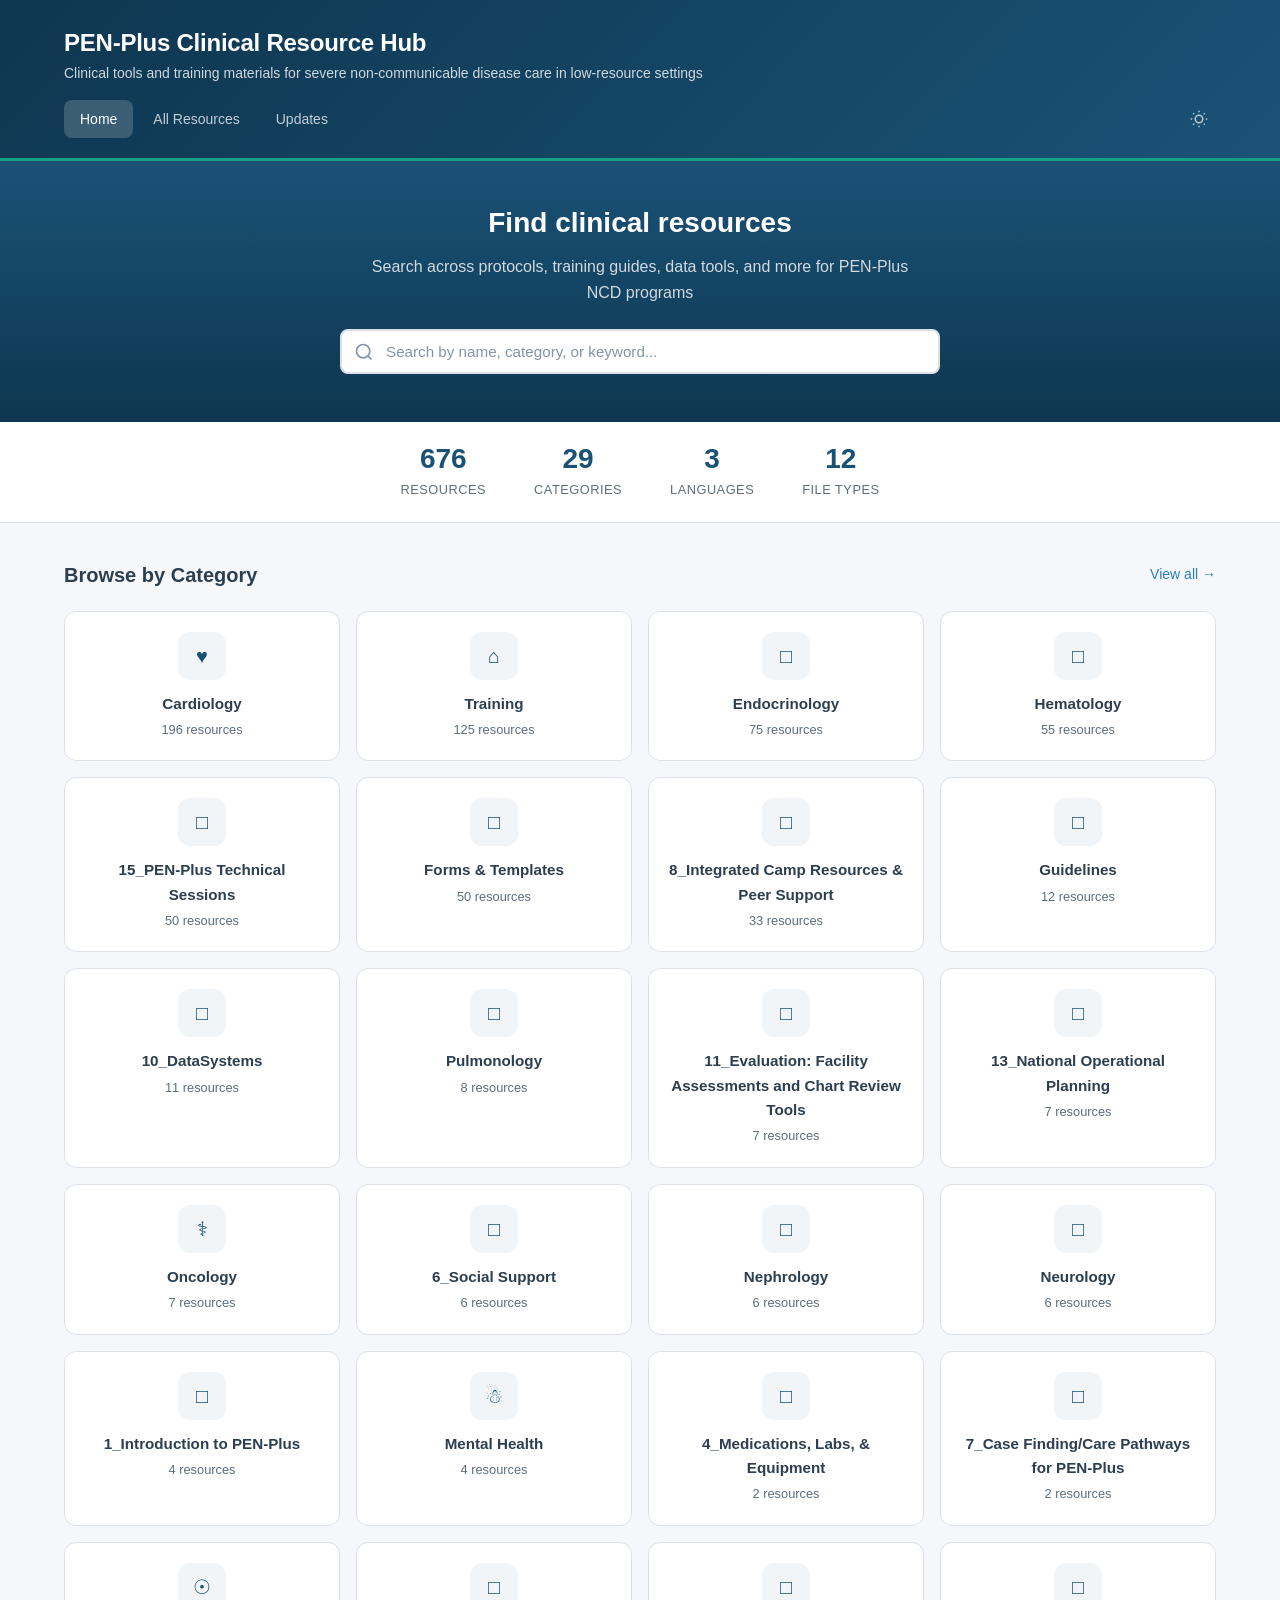
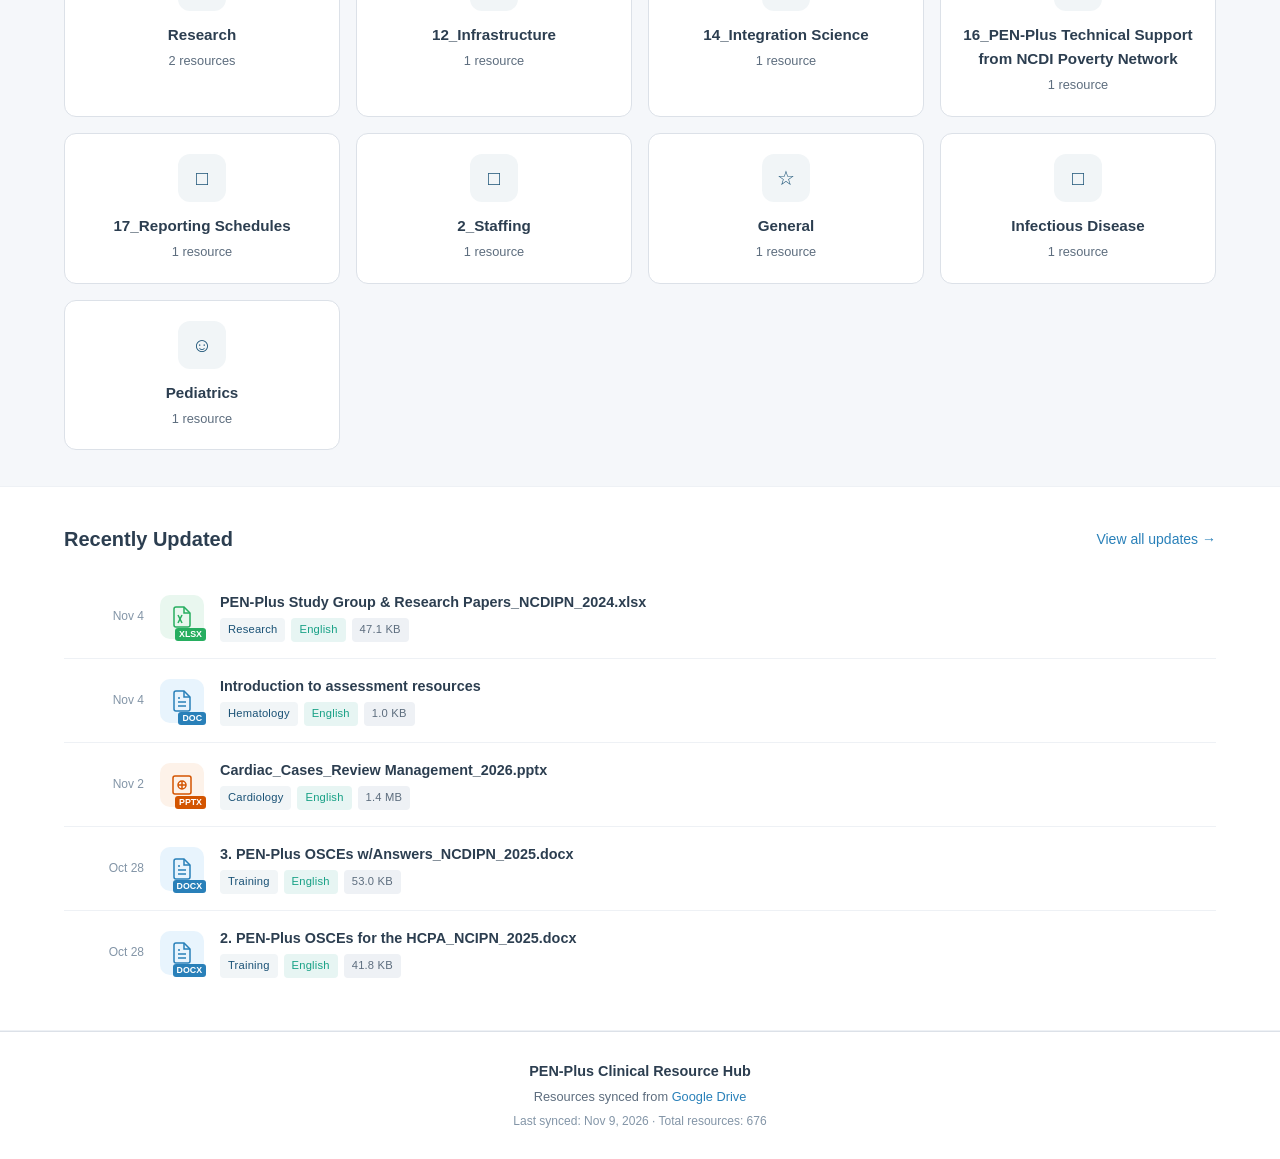
<file: index.html>
<!DOCTYPE html>
<html lang="en">
<head>
    <meta charset="UTF-8">
    <meta name="viewport" content="width=device-width, initial-scale=1.0">
    <title>PEN-Plus Clinical Resource Hub</title>
    <link rel="stylesheet" href="css/styles.css">
</head>
<body>
    <header class="site-header">
        <div class="container">
            <div class="header-content">
                <h1 class="site-title">PEN-Plus Clinical Resource Hub</h1>
                <p class="site-subtitle">Clinical tools and training materials for severe non-communicable disease care in low-resource settings</p>
            </div>
            <nav class="site-nav">
                <a href="index.html" class="nav-link active">Home</a>
                <a href="resources.html" class="nav-link">All Resources</a>
                <a href="updates.html" class="nav-link">Updates</a>
                <button id="darkModeToggle" class="dark-mode-toggle" aria-label="Toggle dark mode" aria-pressed="false" title="Toggle dark mode">
                    <svg class="icon-sun" viewBox="0 0 24 24" fill="none" stroke="currentColor" stroke-width="2" width="18" height="18"><circle cx="12" cy="12" r="5"/><path d="M12 1v2M12 21v2M4.22 4.22l1.42 1.42M18.36 18.36l1.42 1.42M1 12h2M21 12h2M4.22 19.78l1.42-1.42M18.36 5.64l1.42-1.42"/></svg>
                    <svg class="icon-moon" viewBox="0 0 24 24" fill="none" stroke="currentColor" stroke-width="2" width="18" height="18"><path d="M21 12.79A9 9 0 1 1 11.21 3 7 7 0 0 0 21 12.79z"/></svg>
                </button>
            </nav>
        </div>
    </header>

    <main>
        <!-- Hero search -->
        <section class="hero-search">
            <div class="container">
                <h2 class="hero-heading">Find clinical resources</h2>
                <p class="hero-text">Search across protocols, training guides, data tools, and more for PEN-Plus NCD programs</p>
                <div class="search-bar search-bar-hero">
                    <svg class="search-icon-svg" viewBox="0 0 24 24" fill="none" stroke="currentColor" stroke-width="2"><circle cx="11" cy="11" r="8"/><path d="m21 21-4.35-4.35"/></svg>
                    <input
                        type="text"
                        id="heroSearch"
                        class="search-input"
                        placeholder="Search by name, category, or keyword..."
                        autocomplete="off"
                    >
                    <button id="heroSearchClear" class="search-clear" hidden aria-label="Clear search">&times;</button>
                </div>
                <div id="heroSearchResults" class="hero-search-results" hidden>
                    <div id="heroResultsList" class="hero-results-list"></div>
                    <a href="resources.html" class="hero-results-link">View all resources &rarr;</a>
                </div>
            </div>
        </section>

        <!-- Quick stats -->
        <section class="stats-bar">
            <div class="container">
                <div class="stats-row">
                    <div class="stat-item">
                        <span class="stat-number" id="statTotal">—</span>
                        <span class="stat-label">Resources</span>
                    </div>
                    <div class="stat-item">
                        <span class="stat-number" id="statCategories">—</span>
                        <span class="stat-label">Categories</span>
                    </div>
                    <div class="stat-item">
                        <span class="stat-number" id="statLanguages">—</span>
                        <span class="stat-label">Languages</span>
                    </div>
                    <div class="stat-item">
                        <span class="stat-number" id="statTypes">—</span>
                        <span class="stat-label">File Types</span>
                    </div>
                </div>
            </div>
        </section>

        <!-- Category cards -->
        <section class="section">
            <div class="container">
                <div class="section-header">
                    <h2 class="section-title">Browse by Category</h2>
                    <a href="resources.html" class="section-link">View all &rarr;</a>
                </div>
                <div id="categoryCards" class="category-grid">
                    <!-- Populated by JS -->
                </div>
                <div id="homepageLoading" class="loading-state">
                    <div class="spinner"></div>
                    <p>Loading resources...</p>
                </div>
                <div id="homepageEmpty" class="empty-state" hidden>
                    <h3>No resources synced yet</h3>
                    <p>The resource catalog is empty. Run the <strong>Sync Drive Resources</strong> workflow from the Actions tab to populate it.</p>
                </div>
            </div>
        </section>

        <!-- Recent updates -->
        <section class="section section-alt">
            <div class="container">
                <div class="section-header">
                    <h2 class="section-title">Recently Updated</h2>
                    <a href="updates.html" class="section-link">View all updates &rarr;</a>
                </div>
                <div id="recentUpdates" class="recent-updates-list">
                    <!-- Populated by JS -->
                </div>
            </div>
        </section>
    </main>

    <footer class="site-footer">
        <div class="container">
            <div class="footer-content">
                <p class="footer-brand">PEN-Plus Clinical Resource Hub</p>
                <p class="footer-description">Resources synced from <a href="https://drive.google.com/drive/folders/1AJ596cpxzQDUo685nR7Q1pM2d6dcGGgQ" target="_blank" rel="noopener">Google Drive</a></p>
                <p class="footer-meta">Last synced: <span id="lastSynced">—</span> &middot; Total resources: <span id="totalResources">—</span></p>
            </div>
        </div>
    </footer>

    <script src="js/app.js"></script>
</body>
</html>
</file>
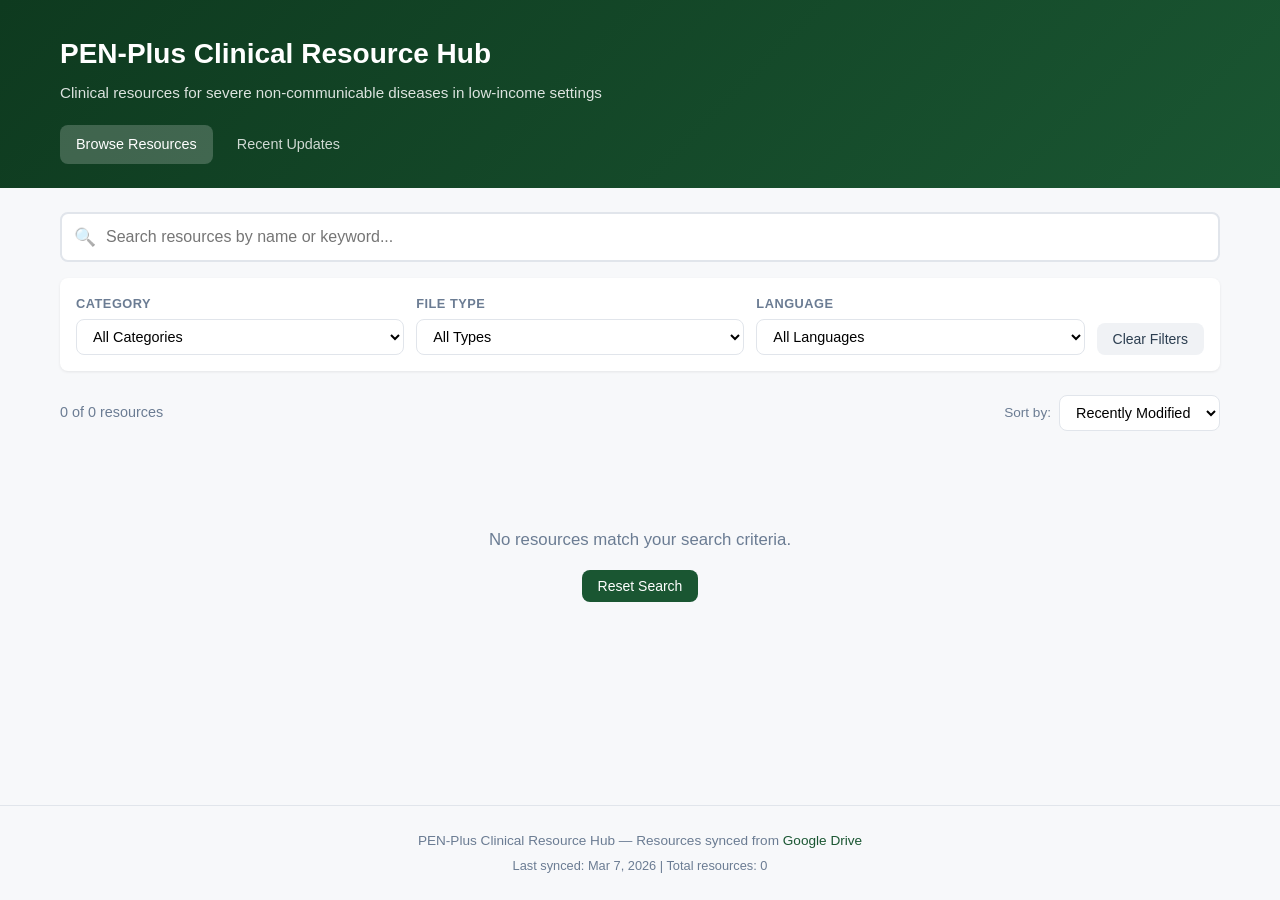
<file: clinical-resources/index.html>
<!DOCTYPE html>
<html lang="en">
<head>
    <meta charset="UTF-8">
    <meta name="viewport" content="width=device-width, initial-scale=1.0">
    <title>PEN-Plus Clinical Resource Hub</title>
    <link rel="stylesheet" href="css/styles.css">
</head>
<body>
    <header class="site-header">
        <div class="container">
            <h1 class="site-title">PEN-Plus Clinical Resource Hub</h1>
            <p class="site-subtitle">Clinical resources for severe non-communicable diseases in low-income settings</p>
            <nav class="site-nav">
                <a href="index.html" class="nav-link active">Browse Resources</a>
                <a href="updates.html" class="nav-link">Recent Updates</a>
            </nav>
        </div>
    </header>

    <main class="container">
        <section class="search-section">
            <div class="search-bar">
                <input
                    type="text"
                    id="searchInput"
                    class="search-input"
                    placeholder="Search resources by name or keyword..."
                    autocomplete="off"
                >
                <span class="search-icon">&#128269;</span>
            </div>
        </section>

        <section class="filters-section">
            <div class="filter-group">
                <label for="categoryFilter">Category</label>
                <select id="categoryFilter" class="filter-select">
                    <option value="">All Categories</option>
                </select>
            </div>
            <div class="filter-group">
                <label for="typeFilter">File Type</label>
                <select id="typeFilter" class="filter-select">
                    <option value="">All Types</option>
                </select>
            </div>
            <div class="filter-group">
                <label for="languageFilter">Language</label>
                <select id="languageFilter" class="filter-select">
                    <option value="">All Languages</option>
                </select>
            </div>
            <button id="clearFilters" class="btn btn-secondary">Clear Filters</button>
        </section>

        <section class="results-section">
            <div class="results-header">
                <span id="resultsCount" class="results-count">Loading...</span>
                <div class="sort-controls">
                    <label for="sortSelect">Sort by:</label>
                    <select id="sortSelect" class="filter-select sort-select">
                        <option value="name-asc">Name (A-Z)</option>
                        <option value="name-desc">Name (Z-A)</option>
                        <option value="modified-desc" selected>Recently Modified</option>
                        <option value="modified-asc">Oldest First</option>
                    </select>
                </div>
            </div>
            <div id="resourcesList" class="resources-grid">
                <!-- Resources rendered here by JS -->
            </div>
            <div id="noResults" class="no-results" hidden>
                <p>No resources match your search criteria.</p>
                <button id="resetSearch" class="btn btn-primary">Reset Search</button>
            </div>
            <div id="loadingState" class="loading-state">
                <div class="spinner"></div>
                <p>Loading resources...</p>
            </div>
        </section>
    </main>

    <footer class="site-footer">
        <div class="container">
            <p>PEN-Plus Clinical Resource Hub &mdash; Resources synced from
                <a href="https://drive.google.com/drive/folders/1AJ596cpxzQDUo685nR7Q1pM2d6dcGGgQ" target="_blank" rel="noopener">Google Drive</a>
            </p>
            <p class="footer-meta">Last synced: <span id="lastSynced">—</span> | Total resources: <span id="totalResources">—</span></p>
        </div>
    </footer>

    <script src="js/app.js"></script>
</body>
</html>
</file>
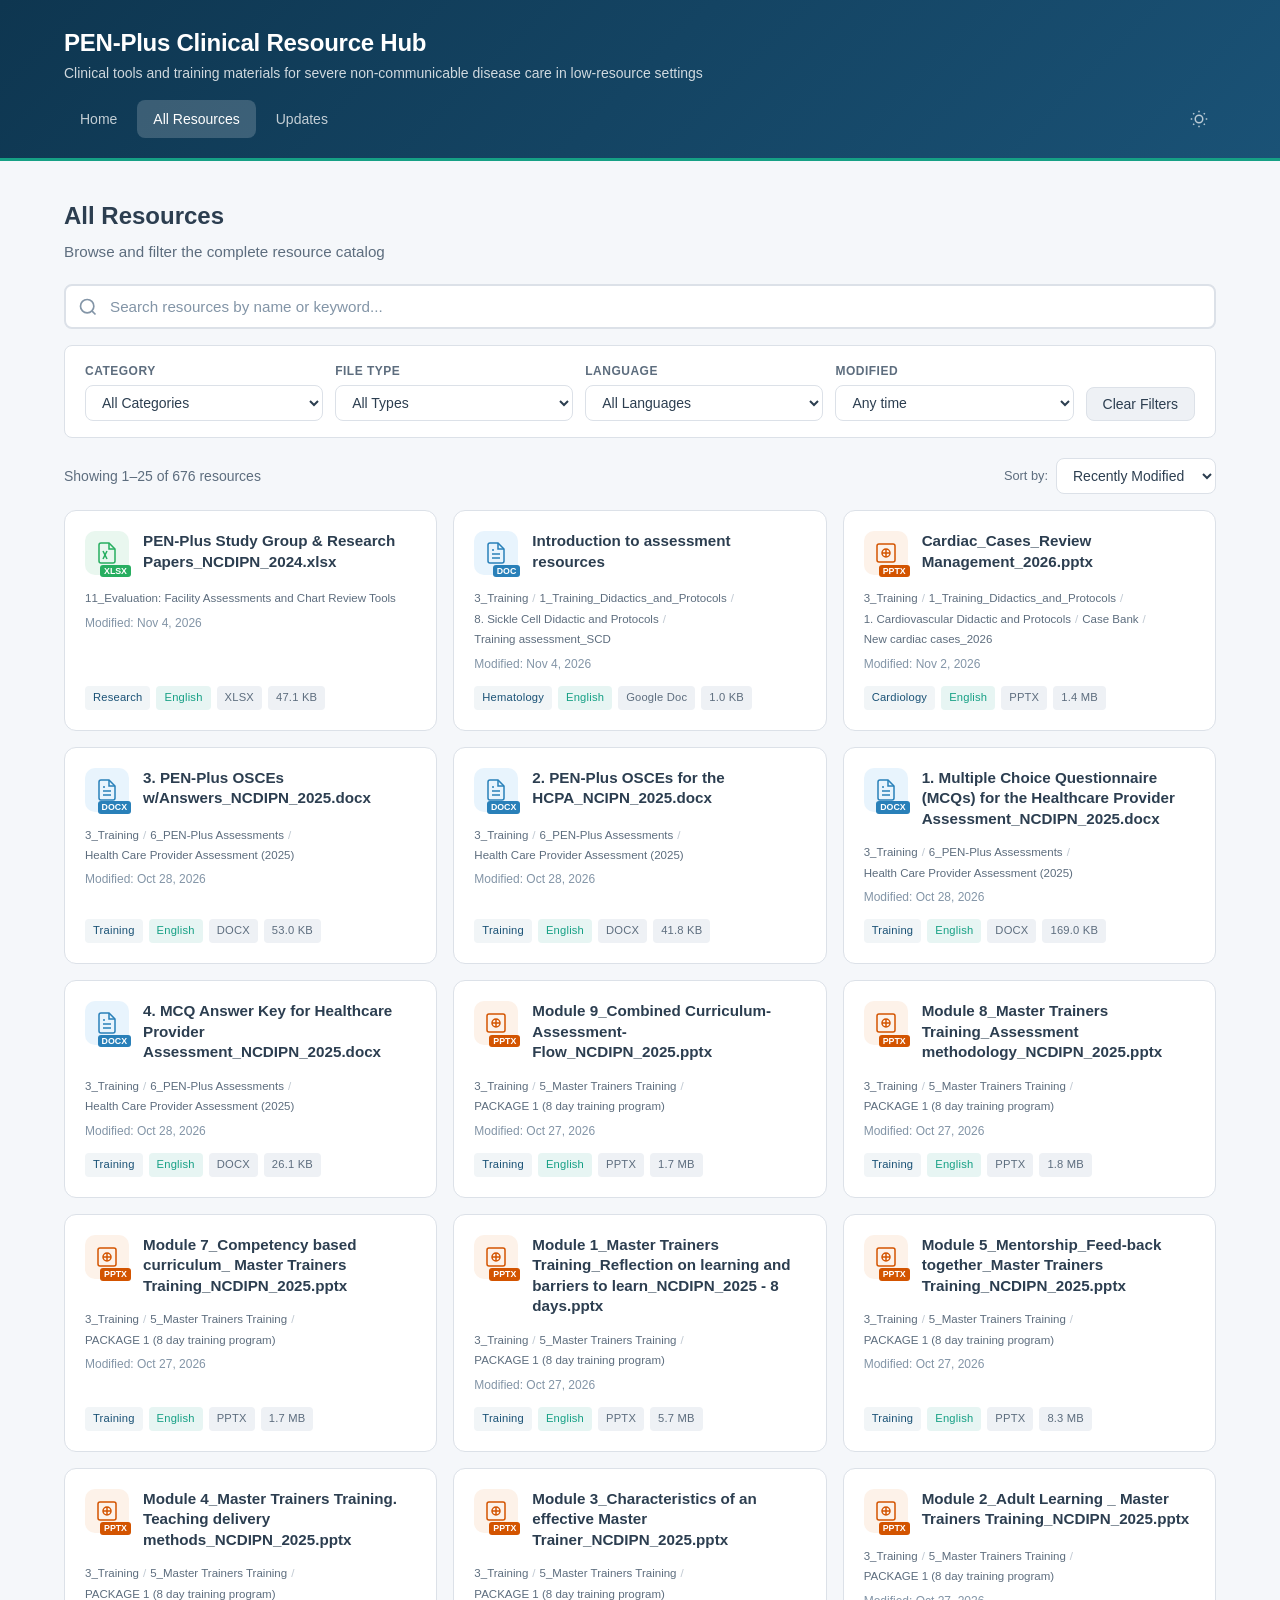
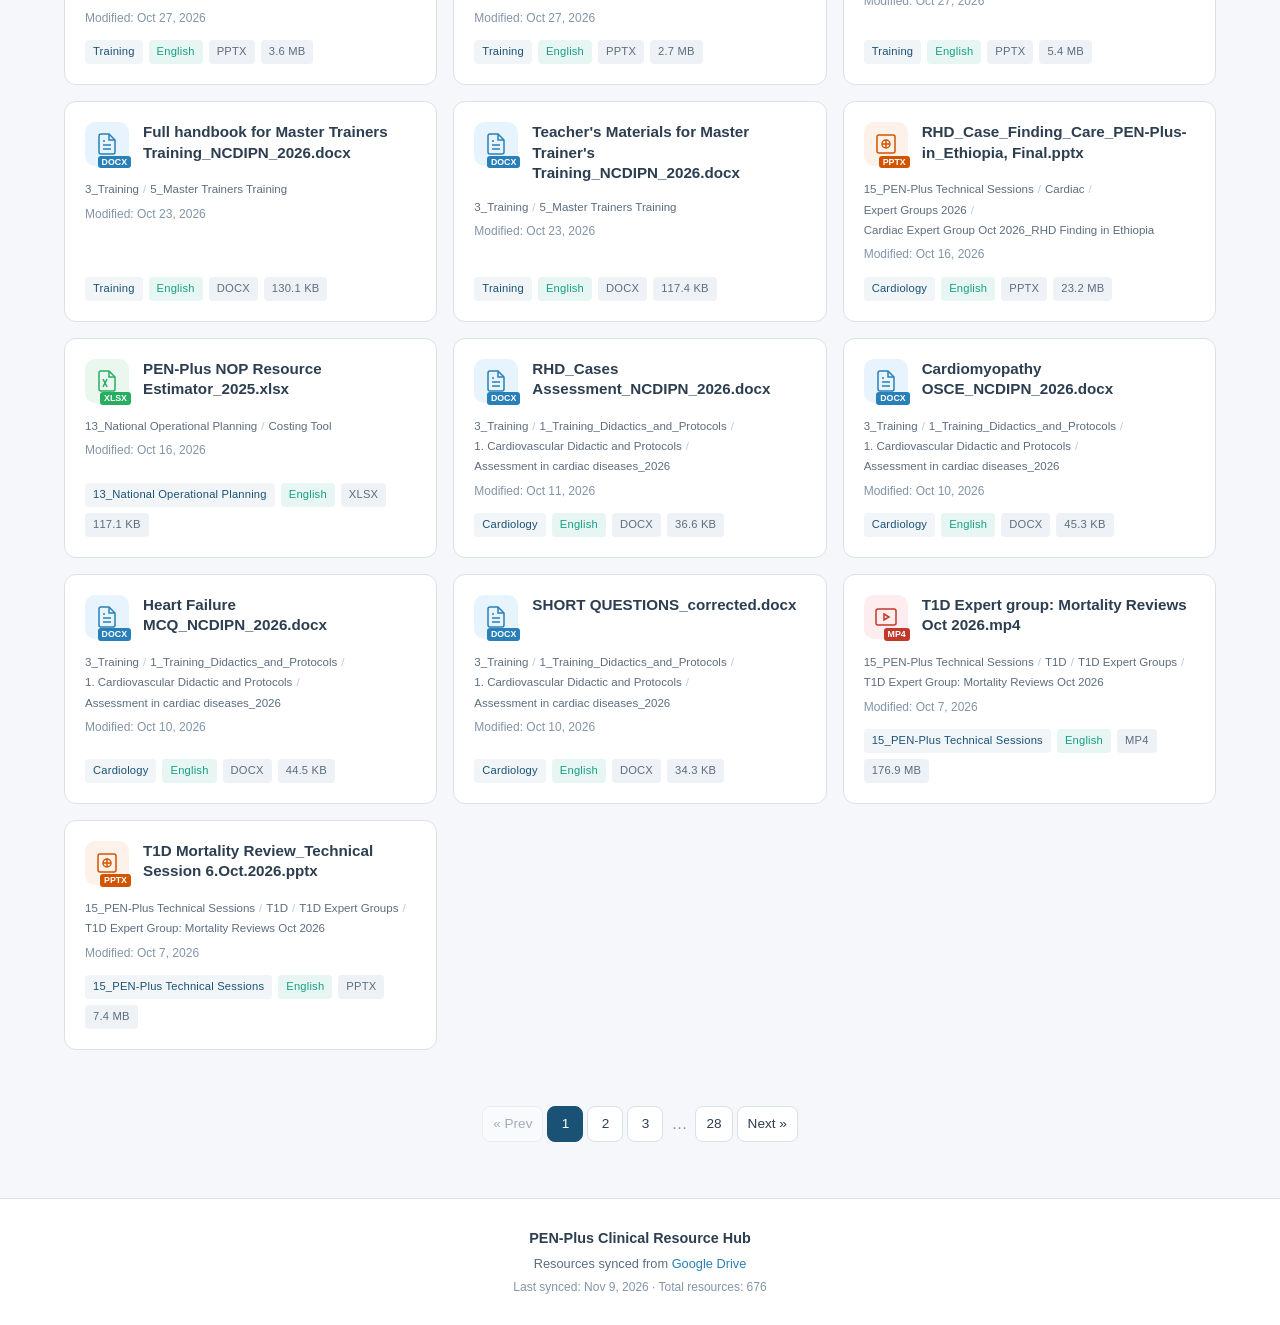
<file: resources.html>
<!DOCTYPE html>
<html lang="en">
<head>
    <meta charset="UTF-8">
    <meta name="viewport" content="width=device-width, initial-scale=1.0">
    <title>All Resources - PEN-Plus Clinical Resource Hub</title>
    <link rel="stylesheet" href="css/styles.css">
</head>
<body>
    <header class="site-header">
        <div class="container">
            <div class="header-content">
                <h1 class="site-title">PEN-Plus Clinical Resource Hub</h1>
                <p class="site-subtitle">Clinical tools and training materials for severe non-communicable disease care in low-resource settings</p>
            </div>
            <nav class="site-nav">
                <a href="index.html" class="nav-link">Home</a>
                <a href="resources.html" class="nav-link active">All Resources</a>
                <a href="updates.html" class="nav-link">Updates</a>
                <button id="darkModeToggle" class="dark-mode-toggle" aria-label="Toggle dark mode" aria-pressed="false" title="Toggle dark mode">
                    <svg class="icon-sun" viewBox="0 0 24 24" fill="none" stroke="currentColor" stroke-width="2" width="18" height="18"><circle cx="12" cy="12" r="5"/><path d="M12 1v2M12 21v2M4.22 4.22l1.42 1.42M18.36 18.36l1.42 1.42M1 12h2M21 12h2M4.22 19.78l1.42-1.42M18.36 5.64l1.42-1.42"/></svg>
                    <svg class="icon-moon" viewBox="0 0 24 24" fill="none" stroke="currentColor" stroke-width="2" width="18" height="18"><path d="M21 12.79A9 9 0 1 1 11.21 3 7 7 0 0 0 21 12.79z"/></svg>
                </button>
            </nav>
        </div>
    </header>

    <main class="container main-content">
        <section class="page-heading">
            <h2>All Resources</h2>
            <p>Browse and filter the complete resource catalog</p>
        </section>

        <section class="search-section">
            <div class="search-bar">
                <svg class="search-icon-svg" viewBox="0 0 24 24" fill="none" stroke="currentColor" stroke-width="2"><circle cx="11" cy="11" r="8"/><path d="m21 21-4.35-4.35"/></svg>
                <input
                    type="text"
                    id="searchInput"
                    class="search-input"
                    placeholder="Search resources by name or keyword..."
                    autocomplete="off"
                >
                <button id="searchClear" class="search-clear" hidden aria-label="Clear search">&times;</button>
            </div>
        </section>

        <section class="filters-section">
            <div class="filters-row">
                <div class="filter-group">
                    <label for="categoryFilter">Category</label>
                    <select id="categoryFilter" class="filter-select">
                        <option value="">All Categories</option>
                    </select>
                </div>
                <div class="filter-group">
                    <label for="typeFilter">File Type</label>
                    <select id="typeFilter" class="filter-select">
                        <option value="">All Types</option>
                    </select>
                </div>
                <div class="filter-group">
                    <label for="languageFilter">Language</label>
                    <select id="languageFilter" class="filter-select">
                        <option value="">All Languages</option>
                    </select>
                </div>
                <div class="filter-group">
                    <label for="dateRangeFilter">Modified</label>
                    <select id="dateRangeFilter" class="filter-select">
                        <option value="">Any time</option>
                        <option value="7">Last 7 days</option>
                        <option value="30">Last 30 days</option>
                        <option value="90">Last 90 days</option>
                    </select>
                </div>
                <div class="filter-actions">
                    <button id="clearFilters" class="btn btn-secondary">Clear Filters</button>
                </div>
            </div>
        </section>

        <section class="results-section">
            <div class="results-header">
                <span id="resultsCount" class="results-count">Loading...</span>
                <div class="sort-controls">
                    <label for="sortSelect">Sort by:</label>
                    <select id="sortSelect" class="filter-select sort-select">
                        <option value="name-asc">Name (A-Z)</option>
                        <option value="name-desc">Name (Z-A)</option>
                        <option value="modified-desc" selected>Recently Modified</option>
                        <option value="modified-asc">Oldest First</option>
                    </select>
                </div>
            </div>
            <div id="resourcesList" class="resources-grid">
                <!-- Resources rendered here by JS -->
            </div>
            <div id="pagination"></div>
            <div id="noResults" class="no-results" hidden>
                <div class="no-results-icon">
                    <svg viewBox="0 0 24 24" fill="none" stroke="currentColor" stroke-width="1.5" width="48" height="48"><circle cx="11" cy="11" r="8"/><path d="m21 21-4.35-4.35"/><path d="M8 11h6"/></svg>
                </div>
                <p>No resources match your search criteria.</p>
                <button id="resetSearch" class="btn btn-primary">Reset Search &amp; Filters</button>
            </div>
            <div id="emptyState" class="empty-state" hidden>
                <h3>No resources synced yet</h3>
                <p>The resource catalog is empty. Run the <strong>Sync Drive Resources</strong> workflow from the Actions tab to populate it.</p>
            </div>
            <div id="loadingState" class="loading-state">
                <div class="spinner"></div>
                <p>Loading resources...</p>
            </div>
        </section>
    </main>

    <footer class="site-footer">
        <div class="container">
            <div class="footer-content">
                <p class="footer-brand">PEN-Plus Clinical Resource Hub</p>
                <p class="footer-description">Resources synced from <a href="https://drive.google.com/drive/folders/1AJ596cpxzQDUo685nR7Q1pM2d6dcGGgQ" target="_blank" rel="noopener">Google Drive</a></p>
                <p class="footer-meta">Last synced: <span id="lastSynced">—</span> &middot; Total resources: <span id="totalResources">—</span></p>
            </div>
        </div>
    </footer>

    <script src="js/app.js"></script>
</body>
</html>
</file>
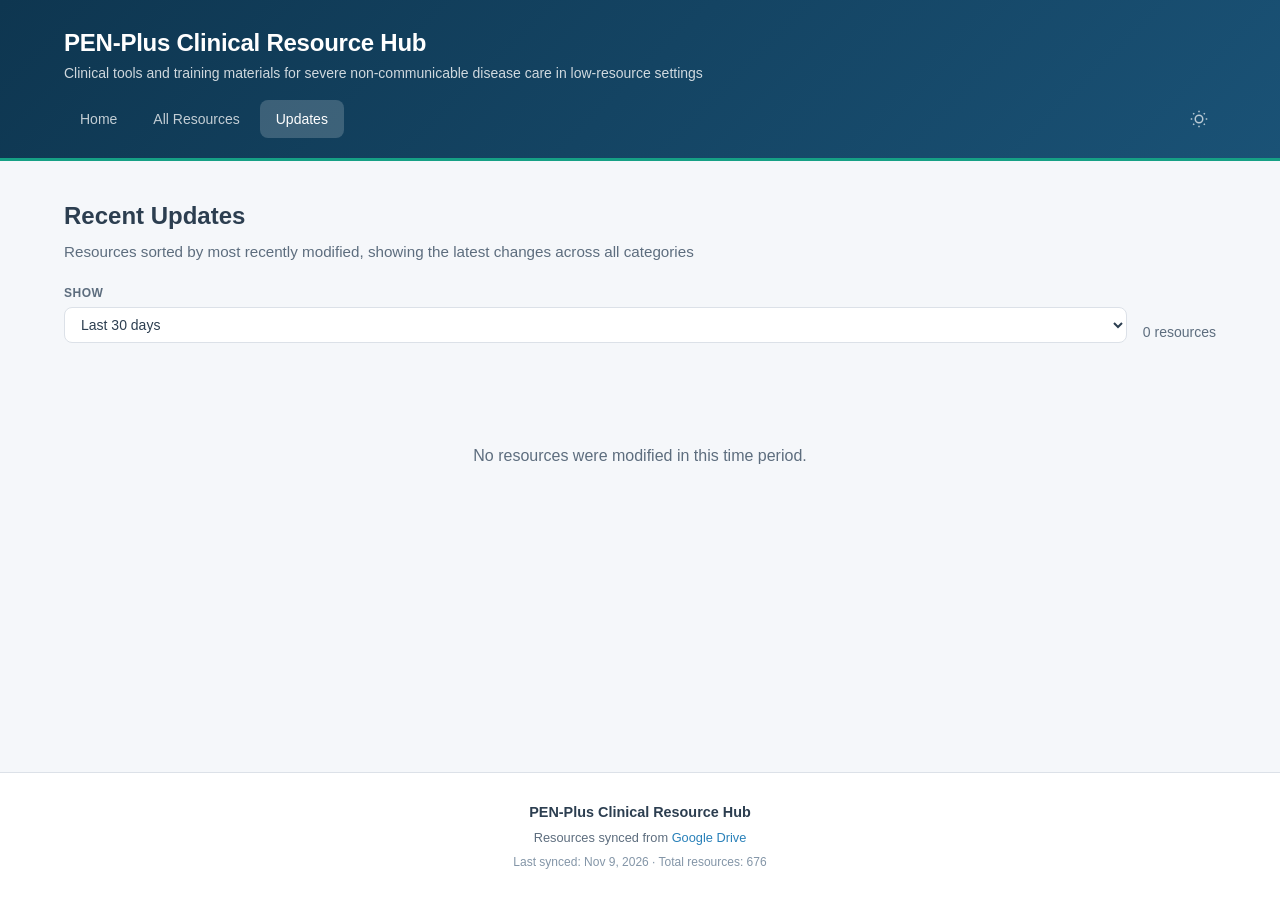
<file: updates.html>
<!DOCTYPE html>
<html lang="en">
<head>
    <meta charset="UTF-8">
    <meta name="viewport" content="width=device-width, initial-scale=1.0">
    <title>Recent Updates - PEN-Plus Clinical Resource Hub</title>
    <link rel="stylesheet" href="css/styles.css">
</head>
<body>
    <header class="site-header">
        <div class="container">
            <div class="header-content">
                <h1 class="site-title">PEN-Plus Clinical Resource Hub</h1>
                <p class="site-subtitle">Clinical tools and training materials for severe non-communicable disease care in low-resource settings</p>
            </div>
            <nav class="site-nav">
                <a href="index.html" class="nav-link">Home</a>
                <a href="resources.html" class="nav-link">All Resources</a>
                <a href="updates.html" class="nav-link active">Updates</a>
                <button id="darkModeToggle" class="dark-mode-toggle" aria-label="Toggle dark mode" aria-pressed="false" title="Toggle dark mode">
                    <svg class="icon-sun" viewBox="0 0 24 24" fill="none" stroke="currentColor" stroke-width="2" width="18" height="18"><circle cx="12" cy="12" r="5"/><path d="M12 1v2M12 21v2M4.22 4.22l1.42 1.42M18.36 18.36l1.42 1.42M1 12h2M21 12h2M4.22 19.78l1.42-1.42M18.36 5.64l1.42-1.42"/></svg>
                    <svg class="icon-moon" viewBox="0 0 24 24" fill="none" stroke="currentColor" stroke-width="2" width="18" height="18"><path d="M21 12.79A9 9 0 1 1 11.21 3 7 7 0 0 0 21 12.79z"/></svg>
                </button>
            </nav>
        </div>
    </header>

    <main class="container main-content">
        <section class="page-heading">
            <h2>Recent Updates</h2>
            <p>Resources sorted by most recently modified, showing the latest changes across all categories</p>
        </section>

        <section class="updates-filter-bar">
            <div class="filter-group">
                <label for="updatesTimeFilter">Show</label>
                <select id="updatesTimeFilter" class="filter-select">
                    <option value="7">Last 7 days</option>
                    <option value="30" selected>Last 30 days</option>
                    <option value="90">Last 90 days</option>
                    <option value="all">All time</option>
                </select>
            </div>
            <span id="updatesCount" class="results-count"></span>
        </section>

        <section class="results-section">
            <div id="updatesList" class="updates-list">
                <!-- Updates rendered here by JS -->
            </div>
            <div id="noUpdates" class="no-results" hidden>
                <p>No resources were modified in this time period.</p>
            </div>
            <div id="loadingState" class="loading-state">
                <div class="spinner"></div>
                <p>Loading recent updates...</p>
            </div>
        </section>
    </main>

    <footer class="site-footer">
        <div class="container">
            <div class="footer-content">
                <p class="footer-brand">PEN-Plus Clinical Resource Hub</p>
                <p class="footer-description">Resources synced from <a href="https://drive.google.com/drive/folders/1AJ596cpxzQDUo685nR7Q1pM2d6dcGGgQ" target="_blank" rel="noopener">Google Drive</a></p>
                <p class="footer-meta">Last synced: <span id="lastSynced">—</span> &middot; Total resources: <span id="totalResources">—</span></p>
            </div>
        </div>
    </footer>

    <script src="js/app.js"></script>
</body>
</html>
</file>
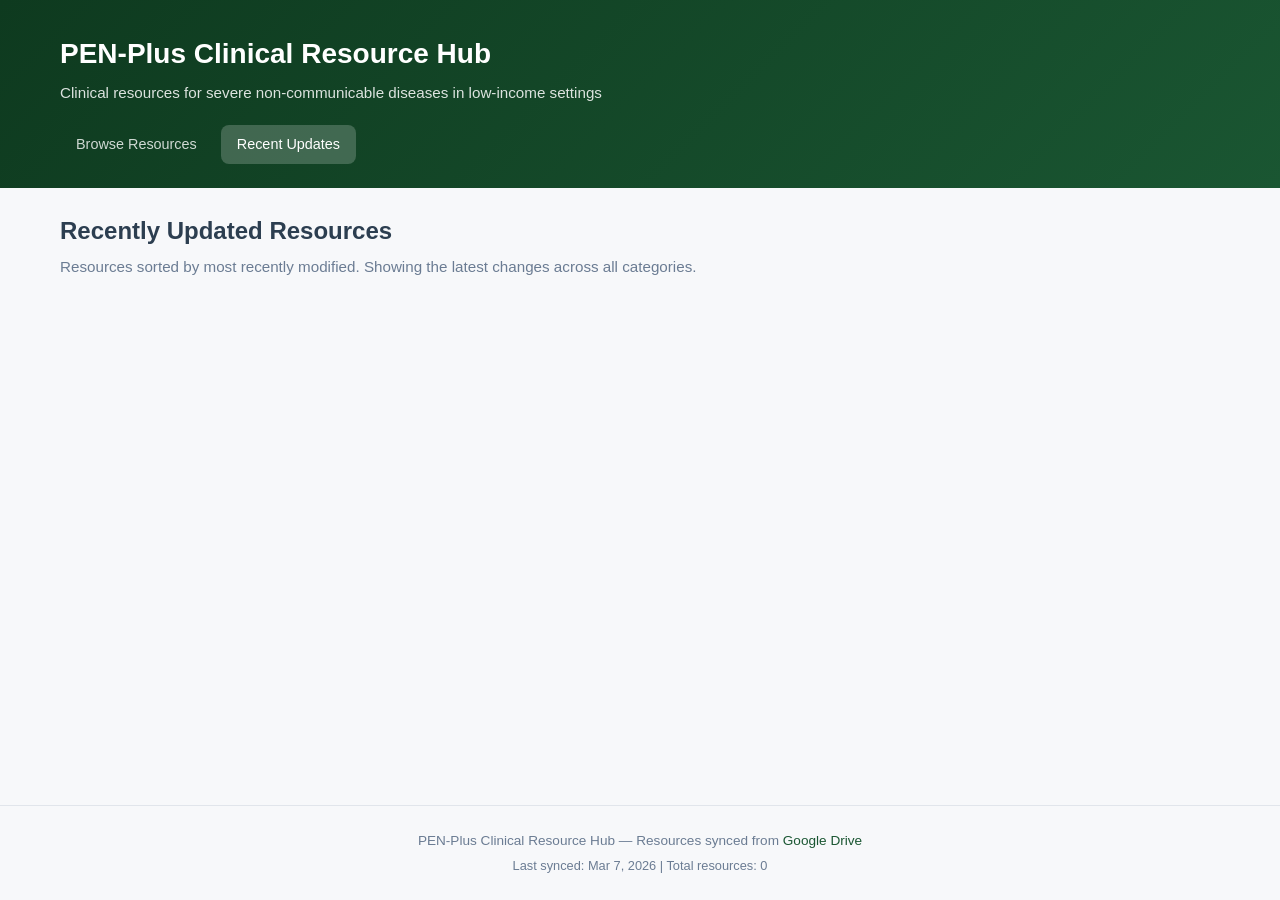
<file: clinical-resources/updates.html>
<!DOCTYPE html>
<html lang="en">
<head>
    <meta charset="UTF-8">
    <meta name="viewport" content="width=device-width, initial-scale=1.0">
    <title>Recent Updates - PEN-Plus Clinical Resource Hub</title>
    <link rel="stylesheet" href="css/styles.css">
</head>
<body>
    <header class="site-header">
        <div class="container">
            <h1 class="site-title">PEN-Plus Clinical Resource Hub</h1>
            <p class="site-subtitle">Clinical resources for severe non-communicable diseases in low-income settings</p>
            <nav class="site-nav">
                <a href="index.html" class="nav-link">Browse Resources</a>
                <a href="updates.html" class="nav-link active">Recent Updates</a>
            </nav>
        </div>
    </header>

    <main class="container">
        <section class="updates-header">
            <h2>Recently Updated Resources</h2>
            <p>Resources sorted by most recently modified. Showing the latest changes across all categories.</p>
        </section>

        <section class="results-section">
            <div id="updatesList" class="updates-list">
                <!-- Updates rendered here by JS -->
            </div>
            <div id="loadingState" class="loading-state">
                <div class="spinner"></div>
                <p>Loading recent updates...</p>
            </div>
        </section>
    </main>

    <footer class="site-footer">
        <div class="container">
            <p>PEN-Plus Clinical Resource Hub &mdash; Resources synced from
                <a href="https://drive.google.com/drive/folders/1AJ596cpxzQDUo685nR7Q1pM2d6dcGGgQ" target="_blank" rel="noopener">Google Drive</a>
            </p>
            <p class="footer-meta">Last synced: <span id="lastSynced">—</span> | Total resources: <span id="totalResources">—</span></p>
        </div>
    </footer>

    <script src="js/app.js"></script>
</body>
</html>
</file>
<file: css/styles.css>
/* ===== Reset & Base ===== */
*, *::before, *::after {
    box-sizing: border-box;
    margin: 0;
    padding: 0;
}

:root {
    /* Professional clinical palette */
    --color-primary: #1a5276;
    --color-primary-light: #2980b9;
    --color-primary-dark: #0e3650;
    --color-primary-faint: rgba(26,82,118,0.06);
    --color-accent: #16a085;
    --color-accent-light: #1abc9c;
    --color-warm: #e67e22;
    --color-bg: #f5f7fa;
    --color-surface: #ffffff;
    --color-text: #2c3e50;
    --color-text-secondary: #5d6d7e;
    --color-text-light: #8395a7;
    --color-border: #dce1e8;
    --color-border-light: #eef1f5;
    --color-danger: #e74c3c;
    --radius: 8px;
    --radius-lg: 12px;
    --shadow-sm: 0 1px 3px rgba(0,0,0,0.06);
    --shadow-md: 0 4px 12px rgba(0,0,0,0.08);
    --shadow-lg: 0 8px 24px rgba(0,0,0,0.1);
    --transition: 0.2s ease;
    --max-width: 1200px;
}

body {
    font-family: -apple-system, BlinkMacSystemFont, "Segoe UI", Roboto, "Helvetica Neue", Arial, sans-serif;
    background: var(--color-bg);
    color: var(--color-text);
    line-height: 1.6;
    min-height: 100vh;
    display: flex;
    flex-direction: column;
}

a {
    color: var(--color-primary-light);
    text-decoration: none;
}
a:hover {
    text-decoration: underline;
}

.container {
    max-width: var(--max-width);
    margin: 0 auto;
    padding: 0 24px;
    width: 100%;
}

.main-content {
    padding-top: 8px;
    padding-bottom: 48px;
}

/* ===== Header ===== */
.site-header {
    background: linear-gradient(135deg, var(--color-primary-dark) 0%, var(--color-primary) 100%);
    color: #fff;
    padding: 24px 0 20px;
    border-bottom: 3px solid var(--color-accent);
}

.header-content {
    margin-bottom: 16px;
}

.site-title {
    font-size: 1.5rem;
    font-weight: 700;
    letter-spacing: -0.01em;
    margin-bottom: 2px;
}

.site-subtitle {
    font-size: 0.875rem;
    opacity: 0.8;
    font-weight: 400;
    line-height: 1.4;
}

.site-nav {
    display: flex;
    gap: 4px;
}

.nav-link {
    color: rgba(255,255,255,0.75);
    padding: 8px 16px;
    border-radius: var(--radius);
    font-size: 0.875rem;
    font-weight: 500;
    transition: background var(--transition), color var(--transition);
}
.nav-link:hover {
    background: rgba(255,255,255,0.12);
    color: #fff;
    text-decoration: none;
}
.nav-link.active {
    background: rgba(255,255,255,0.18);
    color: #fff;
}

/* ===== Page Heading ===== */
.page-heading {
    padding: 28px 0 20px;
}
.page-heading h2 {
    font-size: 1.5rem;
    font-weight: 700;
    color: var(--color-text);
    margin-bottom: 4px;
}
.page-heading p {
    color: var(--color-text-secondary);
    font-size: 0.95rem;
}

/* ===== Hero Search (Homepage) ===== */
.hero-search {
    background: linear-gradient(180deg, var(--color-primary) 0%, var(--color-primary-dark) 100%);
    padding: 40px 0 48px;
    text-align: center;
}

.hero-heading {
    color: #fff;
    font-size: 1.75rem;
    font-weight: 700;
    margin-bottom: 8px;
}

.hero-text {
    color: rgba(255,255,255,0.8);
    font-size: 1rem;
    margin-bottom: 24px;
    max-width: 540px;
    margin-left: auto;
    margin-right: auto;
}

.search-bar-hero {
    max-width: 600px;
    margin: 0 auto;
}

.hero-search-results {
    max-width: 600px;
    margin: 8px auto 0;
    background: var(--color-surface);
    border-radius: var(--radius);
    box-shadow: var(--shadow-lg);
    overflow: hidden;
    text-align: left;
}

.hero-results-list {
    max-height: 320px;
    overflow-y: auto;
}

.hero-result-item {
    display: flex;
    align-items: center;
    gap: 12px;
    padding: 12px 16px;
    border-bottom: 1px solid var(--color-border-light);
    transition: background var(--transition);
    cursor: pointer;
}
.hero-result-item:hover {
    background: var(--color-primary-faint);
}
.hero-result-item a {
    color: var(--color-text);
    font-weight: 500;
    font-size: 0.9rem;
    flex: 1;
    min-width: 0;
    overflow: hidden;
    text-overflow: ellipsis;
    white-space: nowrap;
}
.hero-result-item a:hover {
    text-decoration: none;
    color: var(--color-primary);
}
.hero-result-item .meta-tag {
    flex-shrink: 0;
}

.hero-results-link {
    display: block;
    text-align: center;
    padding: 10px;
    font-size: 0.85rem;
    font-weight: 500;
    color: var(--color-primary-light);
    background: var(--color-border-light);
}
.hero-results-link:hover {
    text-decoration: none;
    background: var(--color-border);
}

/* ===== Stats Bar ===== */
.stats-bar {
    background: var(--color-surface);
    border-bottom: 1px solid var(--color-border);
    padding: 20px 0;
}

.stats-row {
    display: flex;
    justify-content: center;
    gap: 48px;
    flex-wrap: wrap;
}

.stat-item {
    text-align: center;
}

.stat-number {
    display: block;
    font-size: 1.75rem;
    font-weight: 700;
    color: var(--color-primary);
    line-height: 1.2;
}

.stat-label {
    font-size: 0.8rem;
    color: var(--color-text-secondary);
    text-transform: uppercase;
    letter-spacing: 0.5px;
    font-weight: 500;
}

/* ===== Sections ===== */
.section {
    padding: 36px 0;
}

.section-alt {
    background: var(--color-surface);
    border-top: 1px solid var(--color-border-light);
    border-bottom: 1px solid var(--color-border-light);
}

.section-header {
    display: flex;
    justify-content: space-between;
    align-items: center;
    margin-bottom: 20px;
}

.section-title {
    font-size: 1.25rem;
    font-weight: 700;
    color: var(--color-text);
}

.section-link {
    font-size: 0.875rem;
    font-weight: 500;
    color: var(--color-primary-light);
    white-space: nowrap;
}
.section-link:hover {
    text-decoration: underline;
}

/* ===== Category Grid ===== */
.category-grid {
    display: grid;
    grid-template-columns: repeat(auto-fill, minmax(220px, 1fr));
    gap: 16px;
}

.category-card {
    background: var(--color-surface);
    border: 1px solid var(--color-border);
    border-radius: var(--radius-lg);
    padding: 20px;
    text-align: center;
    transition: box-shadow var(--transition), transform var(--transition), border-color var(--transition);
    cursor: pointer;
    text-decoration: none;
    color: var(--color-text);
    display: block;
}
.category-card:hover {
    box-shadow: var(--shadow-md);
    transform: translateY(-2px);
    border-color: var(--color-primary-light);
    text-decoration: none;
}

.category-card-icon {
    width: 48px;
    height: 48px;
    border-radius: 12px;
    display: flex;
    align-items: center;
    justify-content: center;
    margin: 0 auto 12px;
    font-size: 1.25rem;
    background: var(--color-primary-faint);
    color: var(--color-primary);
}

.category-card-name {
    font-weight: 600;
    font-size: 0.95rem;
    margin-bottom: 4px;
    color: var(--color-text);
}

.category-card-count {
    font-size: 0.8rem;
    color: var(--color-text-secondary);
}

/* ===== Search ===== */
.search-section {
    margin-bottom: 16px;
}

.search-bar {
    position: relative;
}

.search-icon-svg {
    position: absolute;
    left: 14px;
    top: 50%;
    transform: translateY(-50%);
    width: 20px;
    height: 20px;
    color: var(--color-text-light);
    pointer-events: none;
}

.search-input {
    width: 100%;
    padding: 12px 40px 12px 44px;
    font-size: 0.95rem;
    border: 2px solid var(--color-border);
    border-radius: var(--radius);
    background: var(--color-surface);
    transition: border-color var(--transition), box-shadow var(--transition);
    color: var(--color-text);
}
.search-input:focus {
    outline: none;
    border-color: var(--color-primary-light);
    box-shadow: 0 0 0 3px rgba(41,128,185,0.12);
}
.search-input::placeholder {
    color: var(--color-text-light);
}

.search-clear {
    position: absolute;
    right: 10px;
    top: 50%;
    transform: translateY(-50%);
    background: none;
    border: none;
    font-size: 1.3rem;
    color: var(--color-text-light);
    cursor: pointer;
    padding: 4px 8px;
    line-height: 1;
    border-radius: 4px;
}
.search-clear:hover {
    color: var(--color-text);
    background: var(--color-border-light);
}

/* ===== Filters ===== */
.filters-section {
    margin-bottom: 20px;
    padding: 16px 20px;
    background: var(--color-surface);
    border-radius: var(--radius);
    border: 1px solid var(--color-border);
}

.filters-row {
    display: flex;
    flex-wrap: wrap;
    gap: 12px;
    align-items: flex-end;
}

.filter-group {
    display: flex;
    flex-direction: column;
    gap: 4px;
    flex: 1;
    min-width: 150px;
}

.filter-group label {
    font-size: 0.75rem;
    font-weight: 600;
    text-transform: uppercase;
    letter-spacing: 0.5px;
    color: var(--color-text-secondary);
}

.filter-select {
    padding: 8px 12px;
    font-size: 0.875rem;
    border: 1px solid var(--color-border);
    border-radius: var(--radius);
    background: var(--color-surface);
    cursor: pointer;
    color: var(--color-text);
}
.filter-select:focus {
    outline: none;
    border-color: var(--color-primary-light);
}

.filter-actions {
    display: flex;
    align-items: flex-end;
}

.sort-select {
    min-width: 160px;
}

/* Updates filter bar */
.updates-filter-bar {
    display: flex;
    align-items: flex-end;
    gap: 16px;
    margin-bottom: 20px;
    flex-wrap: wrap;
}

/* ===== Buttons ===== */
.btn {
    display: inline-flex;
    align-items: center;
    gap: 6px;
    padding: 8px 16px;
    font-size: 0.875rem;
    font-weight: 500;
    border: none;
    border-radius: var(--radius);
    cursor: pointer;
    transition: background var(--transition), transform var(--transition);
}
.btn:active {
    transform: scale(0.97);
}

.btn-primary {
    background: var(--color-primary);
    color: #fff;
}
.btn-primary:hover {
    background: var(--color-primary-light);
}

.btn-secondary {
    background: var(--color-border-light);
    color: var(--color-text);
    border: 1px solid var(--color-border);
}
.btn-secondary:hover {
    background: var(--color-border);
}

/* ===== Results ===== */
.results-header {
    display: flex;
    justify-content: space-between;
    align-items: center;
    margin-bottom: 16px;
    flex-wrap: wrap;
    gap: 8px;
}

.results-count {
    font-size: 0.875rem;
    color: var(--color-text-secondary);
    font-weight: 500;
}

.sort-controls {
    display: flex;
    align-items: center;
    gap: 8px;
    font-size: 0.8rem;
    color: var(--color-text-secondary);
}

/* ===== Resource Grid ===== */
.resources-grid {
    display: grid;
    grid-template-columns: repeat(auto-fill, minmax(300px, 1fr));
    gap: 16px;
    margin-bottom: 32px;
}

.resource-card {
    background: var(--color-surface);
    border: 1px solid var(--color-border);
    border-radius: var(--radius-lg);
    padding: 20px;
    transition: box-shadow var(--transition), transform var(--transition);
    display: flex;
    flex-direction: column;
}
.resource-card:hover {
    box-shadow: var(--shadow-md);
    transform: translateY(-1px);
}

.resource-card-header {
    display: flex;
    gap: 14px;
    align-items: flex-start;
    margin-bottom: 10px;
}

/* ===== File Type Icons ===== */
.resource-icon {
    width: 44px;
    height: 44px;
    border-radius: 10px;
    display: flex;
    align-items: center;
    justify-content: center;
    flex-shrink: 0;
    position: relative;
}

.resource-icon svg {
    width: 24px;
    height: 24px;
}

.resource-icon-label {
    position: absolute;
    bottom: -2px;
    right: -2px;
    font-size: 0.55rem;
    font-weight: 700;
    color: #fff;
    padding: 1px 4px;
    border-radius: 3px;
    line-height: 1.2;
    text-transform: uppercase;
}

/* File type icon colors */
.icon-pdf {
    background: #fdeaea;
    color: #c0392b;
}
.icon-pdf .resource-icon-label { background: #c0392b; }

.icon-docx, .icon-doc, .icon-google-doc {
    background: #e8f4fd;
    color: #2980b9;
}
.icon-docx .resource-icon-label,
.icon-doc .resource-icon-label,
.icon-google-doc .resource-icon-label { background: #2980b9; }

.icon-pptx, .icon-ppt, .icon-google-slides {
    background: #fdf2e9;
    color: #d35400;
}
.icon-pptx .resource-icon-label,
.icon-ppt .resource-icon-label,
.icon-google-slides .resource-icon-label { background: #d35400; }

.icon-xlsx, .icon-xls, .icon-google-sheet {
    background: #e9f7ef;
    color: #27ae60;
}
.icon-xlsx .resource-icon-label,
.icon-xls .resource-icon-label,
.icon-google-sheet .resource-icon-label { background: #27ae60; }

.icon-png, .icon-jpeg {
    background: #f4ecf7;
    color: #8e44ad;
}
.icon-png .resource-icon-label,
.icon-jpeg .resource-icon-label { background: #8e44ad; }

.icon-mp4 {
    background: #fdedee;
    color: #c0392b;
}
.icon-mp4 .resource-icon-label { background: #c0392b; }

.icon-default {
    background: var(--color-border-light);
    color: var(--color-text-secondary);
}
.icon-default .resource-icon-label { background: var(--color-text-secondary); }

.resource-name {
    font-size: 0.95rem;
    font-weight: 600;
    line-height: 1.35;
    word-break: break-word;
}
.resource-name a {
    color: var(--color-text);
}
.resource-name a:hover {
    color: var(--color-primary);
    text-decoration: none;
}

.resource-meta {
    display: flex;
    flex-wrap: wrap;
    gap: 6px;
    margin-top: auto;
    padding-top: 12px;
}

.meta-tag {
    display: inline-block;
    padding: 3px 8px;
    font-size: 0.7rem;
    font-weight: 500;
    border-radius: 4px;
    background: var(--color-border-light);
    color: var(--color-text-secondary);
    letter-spacing: 0.2px;
}

.meta-tag.category {
    background: var(--color-primary-faint);
    color: var(--color-primary);
}

.meta-tag.language {
    background: rgba(22,160,133,0.1);
    color: var(--color-accent);
}

.meta-tag.new-badge {
    background: rgba(230,126,34,0.12);
    color: var(--color-warm);
    font-weight: 600;
}

.resource-path {
    font-size: 0.75rem;
    color: var(--color-text-light);
    margin-top: 4px;
    overflow: hidden;
    text-overflow: ellipsis;
    white-space: nowrap;
}

.resource-modified {
    font-size: 0.75rem;
    color: var(--color-text-light);
    margin-top: 4px;
}

/* ===== Recent Updates List (Homepage) ===== */
.recent-updates-list {
    display: flex;
    flex-direction: column;
    gap: 0;
}

.recent-update-item {
    display: flex;
    align-items: center;
    gap: 16px;
    padding: 16px 0;
    border-bottom: 1px solid var(--color-border-light);
}
.recent-update-item:last-child {
    border-bottom: none;
}

.recent-update-date {
    font-size: 0.75rem;
    color: var(--color-text-light);
    min-width: 80px;
    flex-shrink: 0;
    text-align: right;
}

.recent-update-info {
    flex: 1;
    min-width: 0;
}

.recent-update-name {
    font-weight: 600;
    font-size: 0.9rem;
    margin-bottom: 4px;
}
.recent-update-name a {
    color: var(--color-text);
}
.recent-update-name a:hover {
    color: var(--color-primary);
    text-decoration: none;
}

.recent-update-meta {
    display: flex;
    gap: 6px;
    flex-wrap: wrap;
}

/* ===== Updates Page List ===== */
.updates-list {
    display: flex;
    flex-direction: column;
    gap: 0;
    margin-bottom: 32px;
}

.update-item {
    background: var(--color-surface);
    border: 1px solid var(--color-border);
    border-radius: var(--radius-lg);
    padding: 16px 20px;
    display: flex;
    align-items: center;
    gap: 16px;
    margin-bottom: 10px;
    transition: box-shadow var(--transition);
}
.update-item:hover {
    box-shadow: var(--shadow-sm);
}

.update-date {
    min-width: 72px;
    text-align: center;
    flex-shrink: 0;
    padding: 8px;
    background: var(--color-primary-faint);
    border-radius: var(--radius);
}
.update-date .day {
    font-size: 1.5rem;
    font-weight: 700;
    color: var(--color-primary);
    line-height: 1;
}
.update-date .month-year {
    font-size: 0.65rem;
    color: var(--color-text-secondary);
    text-transform: uppercase;
    letter-spacing: 0.5px;
    margin-top: 2px;
}

.update-details {
    flex: 1;
    min-width: 0;
}

.update-name {
    font-weight: 600;
    font-size: 0.95rem;
    margin-bottom: 6px;
}
.update-name a {
    color: var(--color-text);
}
.update-name a:hover {
    color: var(--color-primary);
    text-decoration: none;
}

.update-meta {
    display: flex;
    flex-wrap: wrap;
    gap: 6px;
}

/* ===== States ===== */
.no-results {
    text-align: center;
    padding: 48px 16px;
    color: var(--color-text-secondary);
}
.no-results-icon {
    margin-bottom: 12px;
    color: var(--color-text-light);
}
.no-results p {
    margin-bottom: 16px;
    font-size: 1rem;
}

.empty-state {
    text-align: center;
    padding: 48px 16px;
    color: var(--color-text-secondary);
}
.empty-state h3 {
    color: var(--color-text);
    margin-bottom: 8px;
    font-size: 1.1rem;
}
.empty-state p {
    margin-bottom: 12px;
    font-size: 0.95rem;
}

.loading-state {
    text-align: center;
    padding: 48px 16px;
    color: var(--color-text-secondary);
}

.spinner {
    width: 32px;
    height: 32px;
    border: 3px solid var(--color-border);
    border-top-color: var(--color-primary);
    border-radius: 50%;
    margin: 0 auto 12px;
    animation: spin 0.8s linear infinite;
}

@keyframes spin {
    to { transform: rotate(360deg); }
}

/* ===== Footer ===== */
.site-footer {
    margin-top: auto;
    padding: 28px 0;
    border-top: 1px solid var(--color-border);
    background: var(--color-surface);
}

.footer-content {
    text-align: center;
}

.footer-brand {
    font-weight: 600;
    font-size: 0.9rem;
    color: var(--color-text);
    margin-bottom: 4px;
}

.footer-description {
    font-size: 0.8rem;
    color: var(--color-text-secondary);
    margin-bottom: 4px;
}

.footer-meta {
    font-size: 0.75rem;
    color: var(--color-text-light);
}

/* ===== Responsive ===== */
@media (max-width: 768px) {
    .site-title {
        font-size: 1.25rem;
    }
    .site-subtitle {
        font-size: 0.8rem;
    }
    .hero-heading {
        font-size: 1.35rem;
    }
    .hero-search {
        padding: 28px 0 36px;
    }
    .stats-row {
        gap: 24px;
    }
    .stat-number {
        font-size: 1.4rem;
    }
    .category-grid {
        grid-template-columns: repeat(auto-fill, minmax(160px, 1fr));
        gap: 12px;
    }
    .filters-row {
        flex-direction: column;
    }
    .filter-group {
        min-width: 100%;
    }
    .resources-grid {
        grid-template-columns: 1fr;
    }
    .results-header {
        flex-direction: column;
        align-items: flex-start;
    }
    .update-item {
        flex-direction: column;
        align-items: flex-start;
    }
    .update-date {
        text-align: left;
        display: flex;
        gap: 6px;
        align-items: baseline;
        min-width: auto;
    }
    .recent-update-item {
        flex-direction: column;
        align-items: flex-start;
        gap: 4px;
    }
    .recent-update-date {
        text-align: left;
        min-width: auto;
    }
    .updates-filter-bar {
        flex-direction: column;
        align-items: flex-start;
    }
}

@media (max-width: 480px) {
    .container {
        padding: 0 16px;
    }
    .site-header {
        padding: 16px 0 14px;
    }
    .site-nav {
        gap: 2px;
    }
    .nav-link {
        padding: 6px 10px;
        font-size: 0.8rem;
    }
    .hero-search {
        padding: 20px 0 28px;
    }
    .hero-heading {
        font-size: 1.2rem;
    }
    .hero-text {
        font-size: 0.875rem;
    }
    .search-input {
        padding: 10px 36px 10px 40px;
        font-size: 0.875rem;
    }
    .category-grid {
        grid-template-columns: repeat(2, 1fr);
    }
    .category-card {
        padding: 16px 12px;
    }
    .category-card-icon {
        width: 40px;
        height: 40px;
        font-size: 1rem;
    }
    .section {
        padding: 24px 0;
    }
    .resource-card {
        padding: 16px;
    }
    .stat-number {
        font-size: 1.2rem;
    }
    .stat-label {
        font-size: 0.7rem;
    }
    .stats-row {
        gap: 16px;
    }
}

/* ===== Dark Mode Toggle ===== */
.dark-mode-toggle {
    background: none;
    border: none;
    color: rgba(255,255,255,0.7);
    cursor: pointer;
    padding: 8px;
    border-radius: var(--radius);
    display: flex;
    align-items: center;
    justify-content: center;
    transition: background var(--transition), color var(--transition);
    margin-left: auto;
}
.dark-mode-toggle:hover {
    background: rgba(255,255,255,0.12);
    color: #fff;
}
.dark-mode-toggle .icon-moon { display: none; }
.dark-mode-toggle .icon-sun { display: block; }
html.dark .dark-mode-toggle .icon-moon { display: block; }
html.dark .dark-mode-toggle .icon-sun { display: none; }

/* ===== Breadcrumb Paths ===== */
.resource-breadcrumb {
    display: flex;
    align-items: center;
    flex-wrap: wrap;
    gap: 2px;
    font-size: 0.72rem;
    color: var(--color-text-light);
    margin-top: 4px;
    margin-bottom: 2px;
}

.breadcrumb-segment {
    color: var(--color-text-secondary);
}

.breadcrumb-sep {
    color: var(--color-text-light);
    margin: 0 2px;
    opacity: 0.5;
}

/* ===== Pagination ===== */
.pagination {
    display: flex;
    justify-content: center;
    align-items: center;
    gap: 4px;
    padding: 24px 0 8px;
    flex-wrap: wrap;
}

.pagination-btn {
    min-width: 36px;
    height: 36px;
    padding: 4px 10px;
    border: 1px solid var(--color-border);
    border-radius: var(--radius);
    background: var(--color-surface);
    color: var(--color-text);
    font-size: 0.85rem;
    font-weight: 500;
    cursor: pointer;
    transition: all var(--transition);
}
.pagination-btn:hover:not(:disabled):not(.active) {
    background: var(--color-primary-faint);
    border-color: var(--color-primary-light);
    color: var(--color-primary);
}
.pagination-btn.active {
    background: var(--color-primary);
    border-color: var(--color-primary);
    color: #fff;
}
.pagination-btn:disabled {
    opacity: 0.4;
    cursor: not-allowed;
}

.pagination-ellipsis {
    padding: 0 4px;
    color: var(--color-text-light);
}

/* ===== Keyboard Focus ===== */
.resource-card:focus {
    outline: 2px solid var(--color-primary-light);
    outline-offset: 2px;
    box-shadow: var(--shadow-md);
}

/* ===== Dark Mode ===== */
html.dark {
    --color-primary: #5dade2;
    --color-primary-light: #85c1e9;
    --color-primary-dark: #2e86c1;
    --color-primary-faint: rgba(93,173,226,0.1);
    --color-accent: #48c9b0;
    --color-accent-light: #76d7c4;
    --color-warm: #f0b27a;
    --color-bg: #1a1d23;
    --color-surface: #22262e;
    --color-text: #e5e8ec;
    --color-text-secondary: #a4adb8;
    --color-text-light: #6b7a8a;
    --color-border: #2f3640;
    --color-border-light: #282d36;
    --color-danger: #e74c3c;
}

html.dark .site-header {
    background: linear-gradient(135deg, #141720 0%, #1a2030 100%);
    border-bottom-color: var(--color-accent);
}

html.dark .hero-search {
    background: linear-gradient(180deg, #1a2030 0%, #141720 100%);
}

html.dark .search-input {
    background: var(--color-surface);
    color: var(--color-text);
    border-color: var(--color-border);
}

html.dark .filter-select {
    background: var(--color-surface);
    color: var(--color-text);
    border-color: var(--color-border);
}

html.dark .icon-pdf { background: rgba(192,57,43,0.15); }
html.dark .icon-docx, html.dark .icon-doc, html.dark .icon-google-doc { background: rgba(41,128,185,0.15); }
html.dark .icon-pptx, html.dark .icon-ppt, html.dark .icon-google-slides { background: rgba(211,84,0,0.15); }
html.dark .icon-xlsx, html.dark .icon-xls, html.dark .icon-google-sheet { background: rgba(39,174,96,0.15); }
html.dark .icon-png, html.dark .icon-jpeg { background: rgba(142,68,173,0.15); }
html.dark .icon-mp4 { background: rgba(192,57,43,0.15); }
html.dark .icon-default { background: rgba(107,122,138,0.15); }

html.dark .hero-search-results {
    background: var(--color-surface);
    border: 1px solid var(--color-border);
}

html.dark .hero-results-link {
    background: var(--color-border);
    color: var(--color-primary);
}

html.dark .category-card {
    background: var(--color-surface);
    border-color: var(--color-border);
}

html.dark .section-alt {
    background: var(--color-bg);
    border-color: var(--color-border);
}

html.dark .btn-secondary {
    background: var(--color-border);
    color: var(--color-text);
    border-color: var(--color-border);
}

/* ===== Print ===== */
@media print {
    .site-header, .site-footer, .search-section, .filters-section, .hero-search, .stats-bar, .pagination, .dark-mode-toggle {
        display: none;
    }
    .resource-card {
        box-shadow: none;
        border: 1px solid #ccc;
        break-inside: avoid;
    }
}
</file>
<file: clinical-resources/css/styles.css>
/* ===== Reset & Base ===== */
*, *::before, *::after {
    box-sizing: border-box;
    margin: 0;
    padding: 0;
}

:root {
    --color-primary: #1a5632;
    --color-primary-light: #2d8a4e;
    --color-primary-dark: #0e3a1f;
    --color-accent: #e8833a;
    --color-bg: #f7f8fa;
    --color-surface: #ffffff;
    --color-text: #2c3e50;
    --color-text-light: #6b7c93;
    --color-border: #e1e5eb;
    --color-border-light: #f0f2f5;
    --radius: 8px;
    --shadow-sm: 0 1px 3px rgba(0,0,0,0.08);
    --shadow-md: 0 4px 12px rgba(0,0,0,0.1);
    --shadow-lg: 0 8px 24px rgba(0,0,0,0.12);
    --transition: 0.2s ease;
}

body {
    font-family: -apple-system, BlinkMacSystemFont, "Segoe UI", Roboto, "Helvetica Neue", Arial, sans-serif;
    background: var(--color-bg);
    color: var(--color-text);
    line-height: 1.6;
    min-height: 100vh;
    display: flex;
    flex-direction: column;
}

a {
    color: var(--color-primary);
    text-decoration: none;
}
a:hover {
    text-decoration: underline;
}

.container {
    max-width: 1200px;
    margin: 0 auto;
    padding: 0 20px;
    width: 100%;
}

/* ===== Header ===== */
.site-header {
    background: linear-gradient(135deg, var(--color-primary-dark), var(--color-primary));
    color: #fff;
    padding: 32px 0 24px;
}

.site-title {
    font-size: 1.75rem;
    font-weight: 700;
    margin-bottom: 4px;
}

.site-subtitle {
    font-size: 0.95rem;
    opacity: 0.85;
    margin-bottom: 20px;
}

.site-nav {
    display: flex;
    gap: 8px;
}

.nav-link {
    color: rgba(255,255,255,0.8);
    padding: 8px 16px;
    border-radius: var(--radius);
    font-size: 0.9rem;
    font-weight: 500;
    transition: background var(--transition), color var(--transition);
}
.nav-link:hover {
    background: rgba(255,255,255,0.15);
    color: #fff;
    text-decoration: none;
}
.nav-link.active {
    background: rgba(255,255,255,0.2);
    color: #fff;
}

/* ===== Search ===== */
.search-section {
    margin-top: 24px;
    margin-bottom: 16px;
}

.search-bar {
    position: relative;
}

.search-input {
    width: 100%;
    padding: 14px 16px 14px 44px;
    font-size: 1rem;
    border: 2px solid var(--color-border);
    border-radius: var(--radius);
    background: var(--color-surface);
    transition: border-color var(--transition), box-shadow var(--transition);
}
.search-input:focus {
    outline: none;
    border-color: var(--color-primary-light);
    box-shadow: 0 0 0 3px rgba(45,138,78,0.15);
}

.search-icon {
    position: absolute;
    left: 14px;
    top: 50%;
    transform: translateY(-50%);
    font-size: 1.1rem;
    opacity: 0.5;
}

/* ===== Filters ===== */
.filters-section {
    display: flex;
    flex-wrap: wrap;
    gap: 12px;
    align-items: flex-end;
    margin-bottom: 24px;
    padding: 16px;
    background: var(--color-surface);
    border-radius: var(--radius);
    box-shadow: var(--shadow-sm);
}

.filter-group {
    display: flex;
    flex-direction: column;
    gap: 4px;
    flex: 1;
    min-width: 160px;
}

.filter-group label {
    font-size: 0.8rem;
    font-weight: 600;
    text-transform: uppercase;
    letter-spacing: 0.5px;
    color: var(--color-text-light);
}

.filter-select {
    padding: 8px 12px;
    font-size: 0.9rem;
    border: 1px solid var(--color-border);
    border-radius: var(--radius);
    background: var(--color-surface);
    cursor: pointer;
}
.filter-select:focus {
    outline: none;
    border-color: var(--color-primary-light);
}

.sort-select {
    min-width: 160px;
}

/* ===== Buttons ===== */
.btn {
    display: inline-flex;
    align-items: center;
    gap: 6px;
    padding: 8px 16px;
    font-size: 0.875rem;
    font-weight: 500;
    border: none;
    border-radius: var(--radius);
    cursor: pointer;
    transition: background var(--transition), transform var(--transition);
}
.btn:active {
    transform: scale(0.97);
}

.btn-primary {
    background: var(--color-primary);
    color: #fff;
}
.btn-primary:hover {
    background: var(--color-primary-light);
}

.btn-secondary {
    background: var(--color-border-light);
    color: var(--color-text);
}
.btn-secondary:hover {
    background: var(--color-border);
}

/* ===== Results ===== */
.results-header {
    display: flex;
    justify-content: space-between;
    align-items: center;
    margin-bottom: 16px;
    flex-wrap: wrap;
    gap: 8px;
}

.results-count {
    font-size: 0.9rem;
    color: var(--color-text-light);
    font-weight: 500;
}

.sort-controls {
    display: flex;
    align-items: center;
    gap: 8px;
    font-size: 0.85rem;
    color: var(--color-text-light);
}

/* ===== Resource Grid ===== */
.resources-grid {
    display: grid;
    grid-template-columns: repeat(auto-fill, minmax(320px, 1fr));
    gap: 16px;
    margin-bottom: 32px;
}

.resource-card {
    background: var(--color-surface);
    border: 1px solid var(--color-border);
    border-radius: var(--radius);
    padding: 16px;
    transition: box-shadow var(--transition), transform var(--transition);
    display: flex;
    flex-direction: column;
}
.resource-card:hover {
    box-shadow: var(--shadow-md);
    transform: translateY(-1px);
}

.resource-card-header {
    display: flex;
    gap: 12px;
    align-items: flex-start;
    margin-bottom: 8px;
}

.resource-icon {
    width: 40px;
    height: 40px;
    border-radius: 8px;
    display: flex;
    align-items: center;
    justify-content: center;
    font-size: 0.7rem;
    font-weight: 700;
    color: #fff;
    flex-shrink: 0;
    text-transform: uppercase;
}

.icon-pdf { background: #e74c3c; }
.icon-docx, .icon-doc, .icon-google-doc { background: #3498db; }
.icon-pptx, .icon-ppt, .icon-google-slides { background: #e67e22; }
.icon-xlsx, .icon-xls, .icon-google-sheet { background: #27ae60; }
.icon-png, .icon-jpeg { background: #9b59b6; }
.icon-mp4 { background: #e91e63; }
.icon-default { background: #95a5a6; }

.resource-name {
    font-size: 0.95rem;
    font-weight: 600;
    line-height: 1.3;
    word-break: break-word;
}
.resource-name a {
    color: var(--color-text);
}
.resource-name a:hover {
    color: var(--color-primary);
}

.resource-meta {
    display: flex;
    flex-wrap: wrap;
    gap: 8px;
    margin-top: auto;
    padding-top: 10px;
}

.meta-tag {
    display: inline-block;
    padding: 2px 8px;
    font-size: 0.75rem;
    font-weight: 500;
    border-radius: 4px;
    background: var(--color-border-light);
    color: var(--color-text-light);
}

.meta-tag.category {
    background: rgba(26,86,50,0.1);
    color: var(--color-primary);
}

.meta-tag.language {
    background: rgba(232,131,58,0.1);
    color: var(--color-accent);
}

.resource-path {
    font-size: 0.75rem;
    color: var(--color-text-light);
    margin-top: 4px;
    overflow: hidden;
    text-overflow: ellipsis;
    white-space: nowrap;
}

.resource-modified {
    font-size: 0.75rem;
    color: var(--color-text-light);
    margin-top: 4px;
}

/* ===== Updates List ===== */
.updates-header {
    margin-top: 24px;
    margin-bottom: 24px;
}
.updates-header h2 {
    font-size: 1.5rem;
    margin-bottom: 4px;
}
.updates-header p {
    color: var(--color-text-light);
    font-size: 0.95rem;
}

.updates-list {
    display: flex;
    flex-direction: column;
    gap: 12px;
    margin-bottom: 32px;
}

.update-item {
    background: var(--color-surface);
    border: 1px solid var(--color-border);
    border-radius: var(--radius);
    padding: 16px 20px;
    display: flex;
    align-items: center;
    gap: 16px;
    transition: box-shadow var(--transition);
}
.update-item:hover {
    box-shadow: var(--shadow-sm);
}

.update-date {
    min-width: 100px;
    text-align: center;
    flex-shrink: 0;
}
.update-date .day {
    font-size: 1.5rem;
    font-weight: 700;
    color: var(--color-primary);
    line-height: 1;
}
.update-date .month-year {
    font-size: 0.75rem;
    color: var(--color-text-light);
    text-transform: uppercase;
    letter-spacing: 0.5px;
}

.update-details {
    flex: 1;
    min-width: 0;
}

.update-name {
    font-weight: 600;
    font-size: 0.95rem;
    margin-bottom: 4px;
}
.update-name a {
    color: var(--color-text);
}
.update-name a:hover {
    color: var(--color-primary);
}

.update-meta {
    display: flex;
    flex-wrap: wrap;
    gap: 8px;
}

/* ===== States ===== */
.no-results {
    text-align: center;
    padding: 48px 16px;
    color: var(--color-text-light);
}
.no-results p {
    margin-bottom: 16px;
    font-size: 1.05rem;
}

.loading-state {
    text-align: center;
    padding: 48px 16px;
    color: var(--color-text-light);
}

.spinner {
    width: 36px;
    height: 36px;
    border: 3px solid var(--color-border);
    border-top-color: var(--color-primary);
    border-radius: 50%;
    margin: 0 auto 12px;
    animation: spin 0.8s linear infinite;
}

@keyframes spin {
    to { transform: rotate(360deg); }
}

/* ===== Footer ===== */
.site-footer {
    margin-top: auto;
    padding: 24px 0;
    border-top: 1px solid var(--color-border);
    font-size: 0.85rem;
    color: var(--color-text-light);
    text-align: center;
}

.footer-meta {
    margin-top: 4px;
    font-size: 0.8rem;
}

/* ===== Responsive ===== */
@media (max-width: 768px) {
    .site-title {
        font-size: 1.35rem;
    }
    .filters-section {
        flex-direction: column;
    }
    .filter-group {
        min-width: 100%;
    }
    .resources-grid {
        grid-template-columns: 1fr;
    }
    .results-header {
        flex-direction: column;
        align-items: flex-start;
    }
    .update-item {
        flex-direction: column;
        align-items: flex-start;
    }
    .update-date {
        text-align: left;
        display: flex;
        gap: 6px;
        align-items: baseline;
    }
}

@media (max-width: 480px) {
    .container {
        padding: 0 12px;
    }
    .site-header {
        padding: 20px 0 16px;
    }
    .search-input {
        padding: 12px 12px 12px 40px;
        font-size: 0.9rem;
    }
}
</file>
